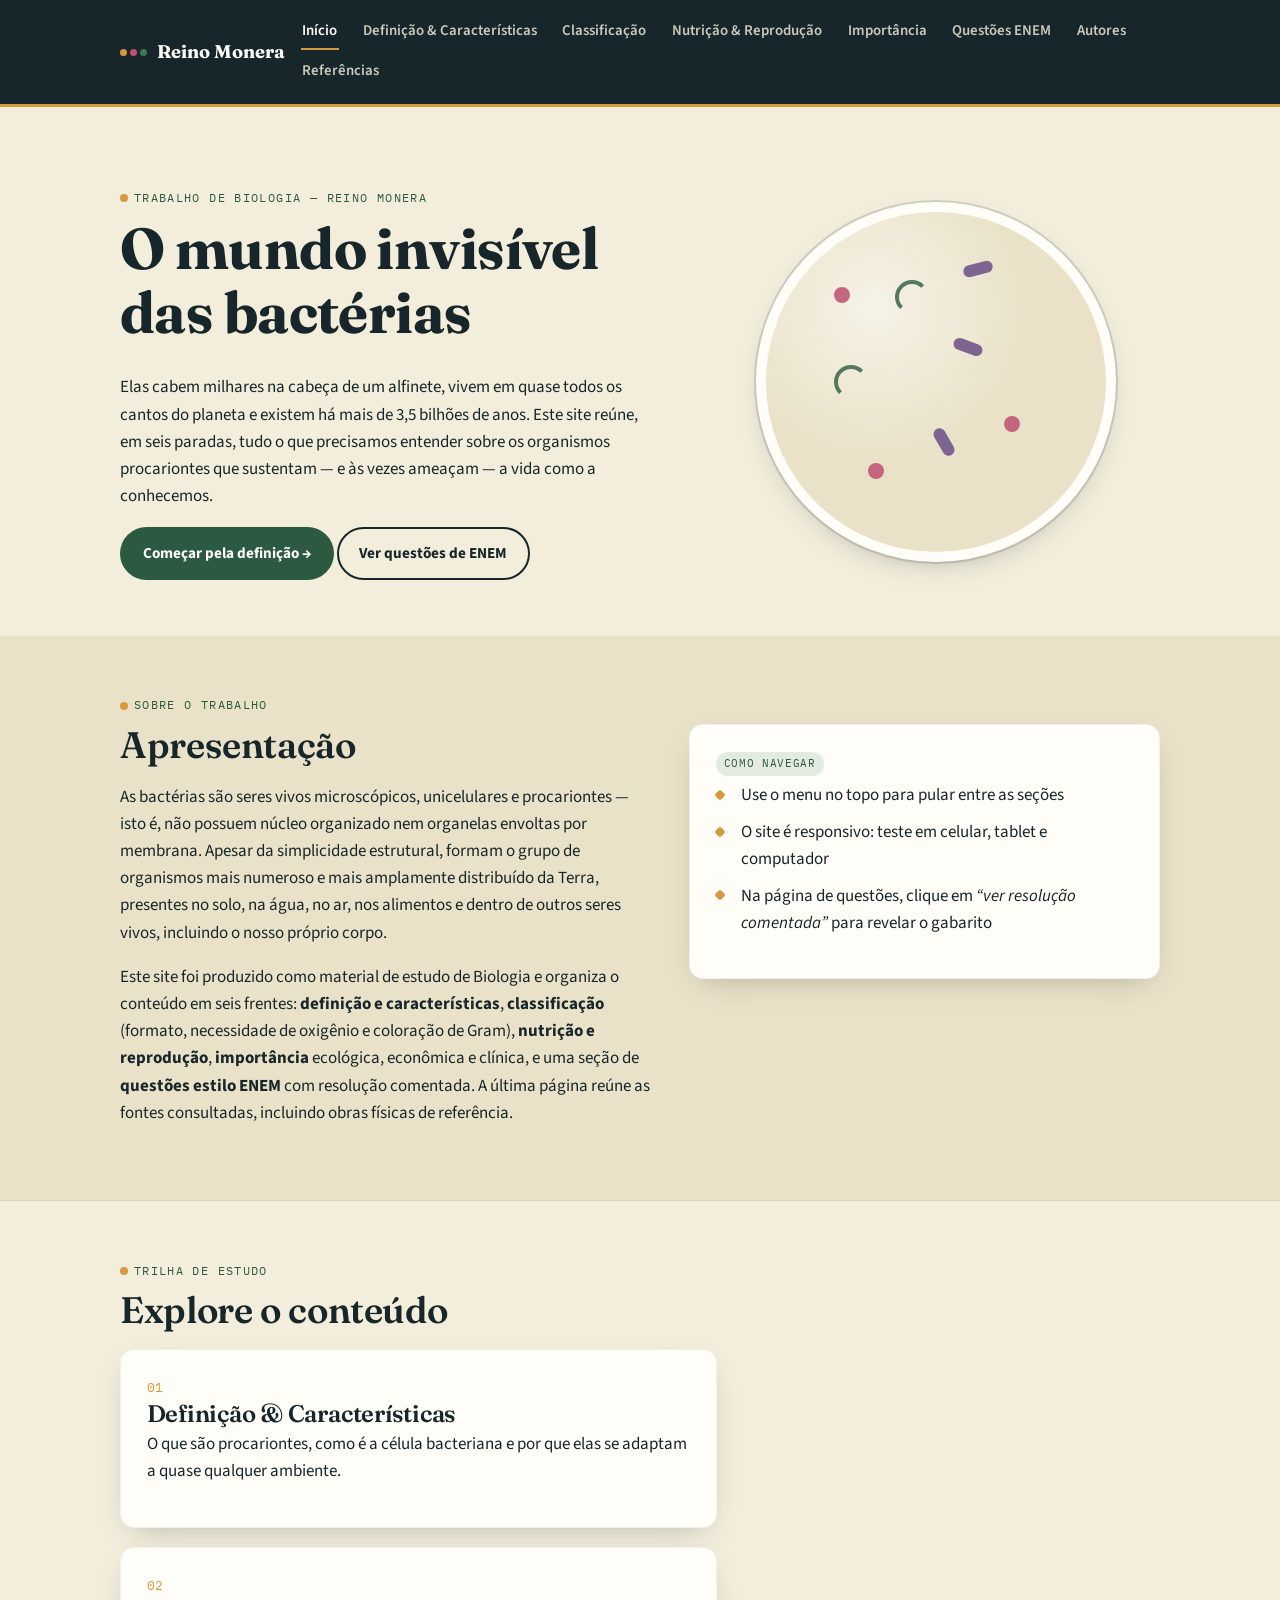
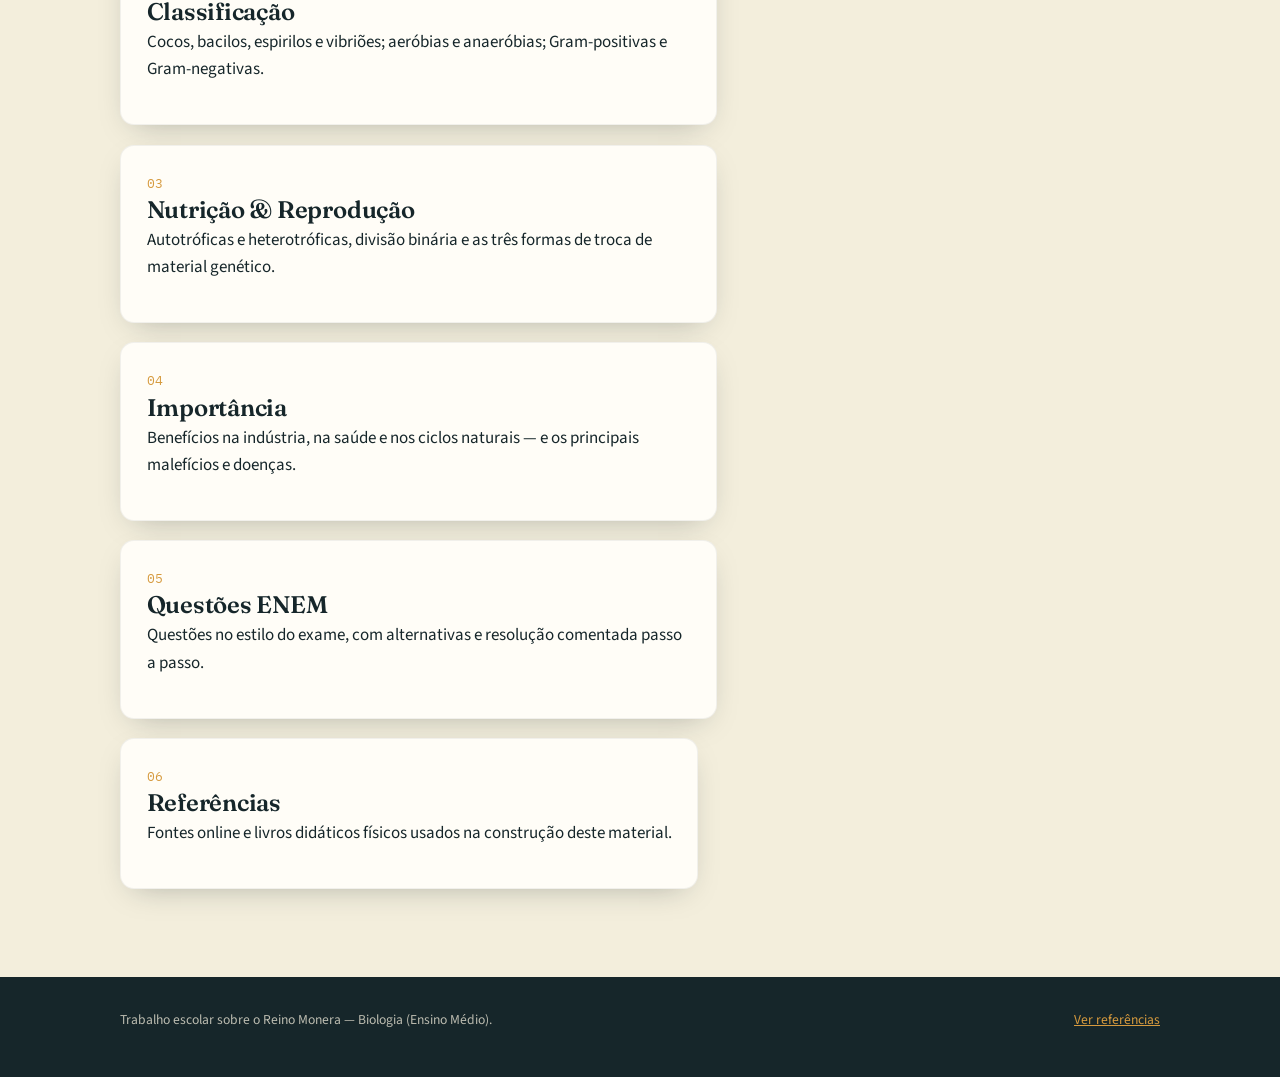
<file: index.html>
<!DOCTYPE html>
<html lang="pt-BR">

<head>
  <meta charset="UTF-8">
  <meta name="viewport" content="width=device-width, initial-scale=1.0">
  <title>Reino Monera — Bactérias | Trabalho de Biologia</title>
  <meta name="description"
    content="Site didático sobre bactérias: definição, características, classificação, nutrição, reprodução, importância e questões de ENEM comentadas.">
  <link rel="stylesheet" href="style.css">
</head>

<body>

  <header class="header">
    <div class="header-container">
      <a href="index.html" class="brand">
        <span class="dot-cluster"><span></span><span></span><span></span></span>
        Reino Monera
      </a>
      <nav class="nav" id="nav">
        <a href="index.html" class="active">Início</a>
        <a href="definicao.html">Definição &amp; Características</a>
        <a href="classificacao.html">Classificação</a>
        <a href="nutricao-reproducao.html">Nutrição &amp; Reprodução</a>
        <a href="importancia.html">Importância</a>
        <a href="questoes.html">Questões ENEM</a>
        <a href="autores.html">Autores</a>
        <a href="referencias.html">Referências</a>
      </nav>
      <button class="nav-toggle" id="navToggle" aria-label="Abrir menu">☰</button>
    </div>
  </header>

  <main>

    <section class="banner">
      <div class="container banner-container">
        <div class="banner-text">
          <p class="subtitle">Trabalho de Biologia — Reino Monera</p>
          <h1>O mundo invisível das bactérias</h1>
          <p class="intro-text">Elas cabem milhares na cabeça de um alfinete, vivem em quase todos os cantos do planeta e
            existem há mais de 3,5 bilhões de anos. Este site reúne, em seis paradas, tudo o que precisamos entender
            sobre os organismos procariontes que sustentam — e às vezes ameaçam — a vida como a conhecemos.</p>
          <div class="button-group">
            <a href="definicao.html" class="btn button-primary">Começar pela definição →</a>
            <a href="questoes.html" class="btn button-secondary">Ver questões de ENEM</a>
          </div>
        </div>
        <div class="banner-image" aria-hidden="true">
          <div class="petri">
            <div class="colony coco" style="top:22%; left:20%; animation-delay:.2s;"></div>
            <div class="colony coco" style="top:60%; left:70%; animation-delay:1.4s;"></div>
            <div class="colony coco" style="top:74%; left:30%; animation-delay:.8s;"></div>
            <div class="colony bacilo" style="top:38%; left:55%; animation-delay:.5s; transform:rotate(20deg);"></div>
            <div class="colony bacilo" style="top:15%; left:58%; animation-delay:2s; transform:rotate(-15deg);"></div>
            <div class="colony bacilo" style="top:66%; left:48%; animation-delay:1.1s; transform:rotate(60deg);"></div>
            <div class="colony espirilo" style="top:45%; left:20%; animation-delay:.3s;"></div>
            <div class="colony espirilo" style="top:20%; left:38%; animation-delay:1.7s;"></div>
          </div>
        </div>
      </div>
    </section>

    <section class="section section-alt">
      <div class="container">
        <p class="subtitle">Sobre o trabalho</p>
        <div class="flex-row">
          <div class="col">
            <h2>Apresentação</h2>
            <p>As bactérias são seres vivos microscópicos, unicelulares e procariontes — isto é, não possuem núcleo
              organizado nem organelas envoltas por membrana. Apesar da simplicidade estrutural, formam o grupo de
              organismos mais numeroso e mais amplamente distribuído da Terra, presentes no solo, na água, no ar, nos
              alimentos e dentro de outros seres vivos, incluindo o nosso próprio corpo.</p>
            <p>Este site foi produzido como material de estudo de Biologia e organiza o conteúdo em seis frentes:
              <strong>definição e características</strong>, <strong>classificação</strong> (formato, necessidade de
              oxigênio e coloração de Gram), <strong>nutrição e reprodução</strong>, <strong>importância</strong>
              ecológica, econômica e clínica, e uma seção de <strong>questões estilo ENEM</strong> com resolução
              comentada. A última página reúne as fontes consultadas, incluindo obras físicas de referência.</p>
          </div>
          <div class="col-narrow">
            <div class="card">
              <p class="pill pill-green">Como navegar</p>
              <ul class="lista-check">
                <li>Use o menu no topo para pular entre as seções</li>
                <li>O site é responsivo: teste em celular, tablet e computador</li>
                <li>Na página de questões, clique em <em>“ver resolução comentada”</em> para revelar o gabarito</li>
              </ul>
            </div>
          </div>
        </div>
      </div>
    </section>

    <section class="section">
      <div class="container">
        <p class="subtitle">Trilha de estudo</p>
        <h2>Explore o conteúdo</h2>
        <div class="card-grid cols-3">

          <a href="definicao.html" class="card-topico">
            <div class="card">
              <span class="num">01</span>
              <h3>Definição &amp; Características</h3>
              <p>O que são procariontes, como é a célula bacteriana e por que elas se adaptam a quase qualquer ambiente.
              </p>
            </div>
          </a>

          <a href="classificacao.html" class="card-topico">
            <div class="card">
              <span class="num">02</span>
              <h3>Classificação</h3>
              <p>Cocos, bacilos, espirilos e vibriões; aeróbias e anaeróbias; Gram-positivas e Gram-negativas.</p>
            </div>
          </a>

          <a href="nutricao-reproducao.html" class="card-topico">
            <div class="card">
              <span class="num">03</span>
              <h3>Nutrição &amp; Reprodução</h3>
              <p>Autotróficas e heterotróficas, divisão binária e as três formas de troca de material genético.</p>
            </div>
          </a>

          <a href="importancia.html" class="card-topico">
            <div class="card">
              <span class="num">04</span>
              <h3>Importância</h3>
              <p>Benefícios na indústria, na saúde e nos ciclos naturais — e os principais malefícios e doenças.</p>
            </div>
          </a>

          <a href="questoes.html" class="card-topico">
            <div class="card">
              <span class="num">05</span>
              <h3>Questões ENEM</h3>
              <p>Questões no estilo do exame, com alternativas e resolução comentada passo a passo.</p>
            </div>
          </a>

          <a href="referencias.html" class="card-topico">
            <div class="card">
              <span class="num">06</span>
              <h3>Referências</h3>
              <p>Fontes online e livros didáticos físicos usados na construção deste material.</p>
            </div>
          </a>

        </div>
      </div>
    </section>

  </main>

  <footer class="footer">
    <div class="container">
      <p>Trabalho escolar sobre o Reino Monera — Biologia (Ensino Médio).</p>
      <p><a href="referencias.html">Ver referências</a></p>
    </div>
  </footer>
</body>

</html>
</file>
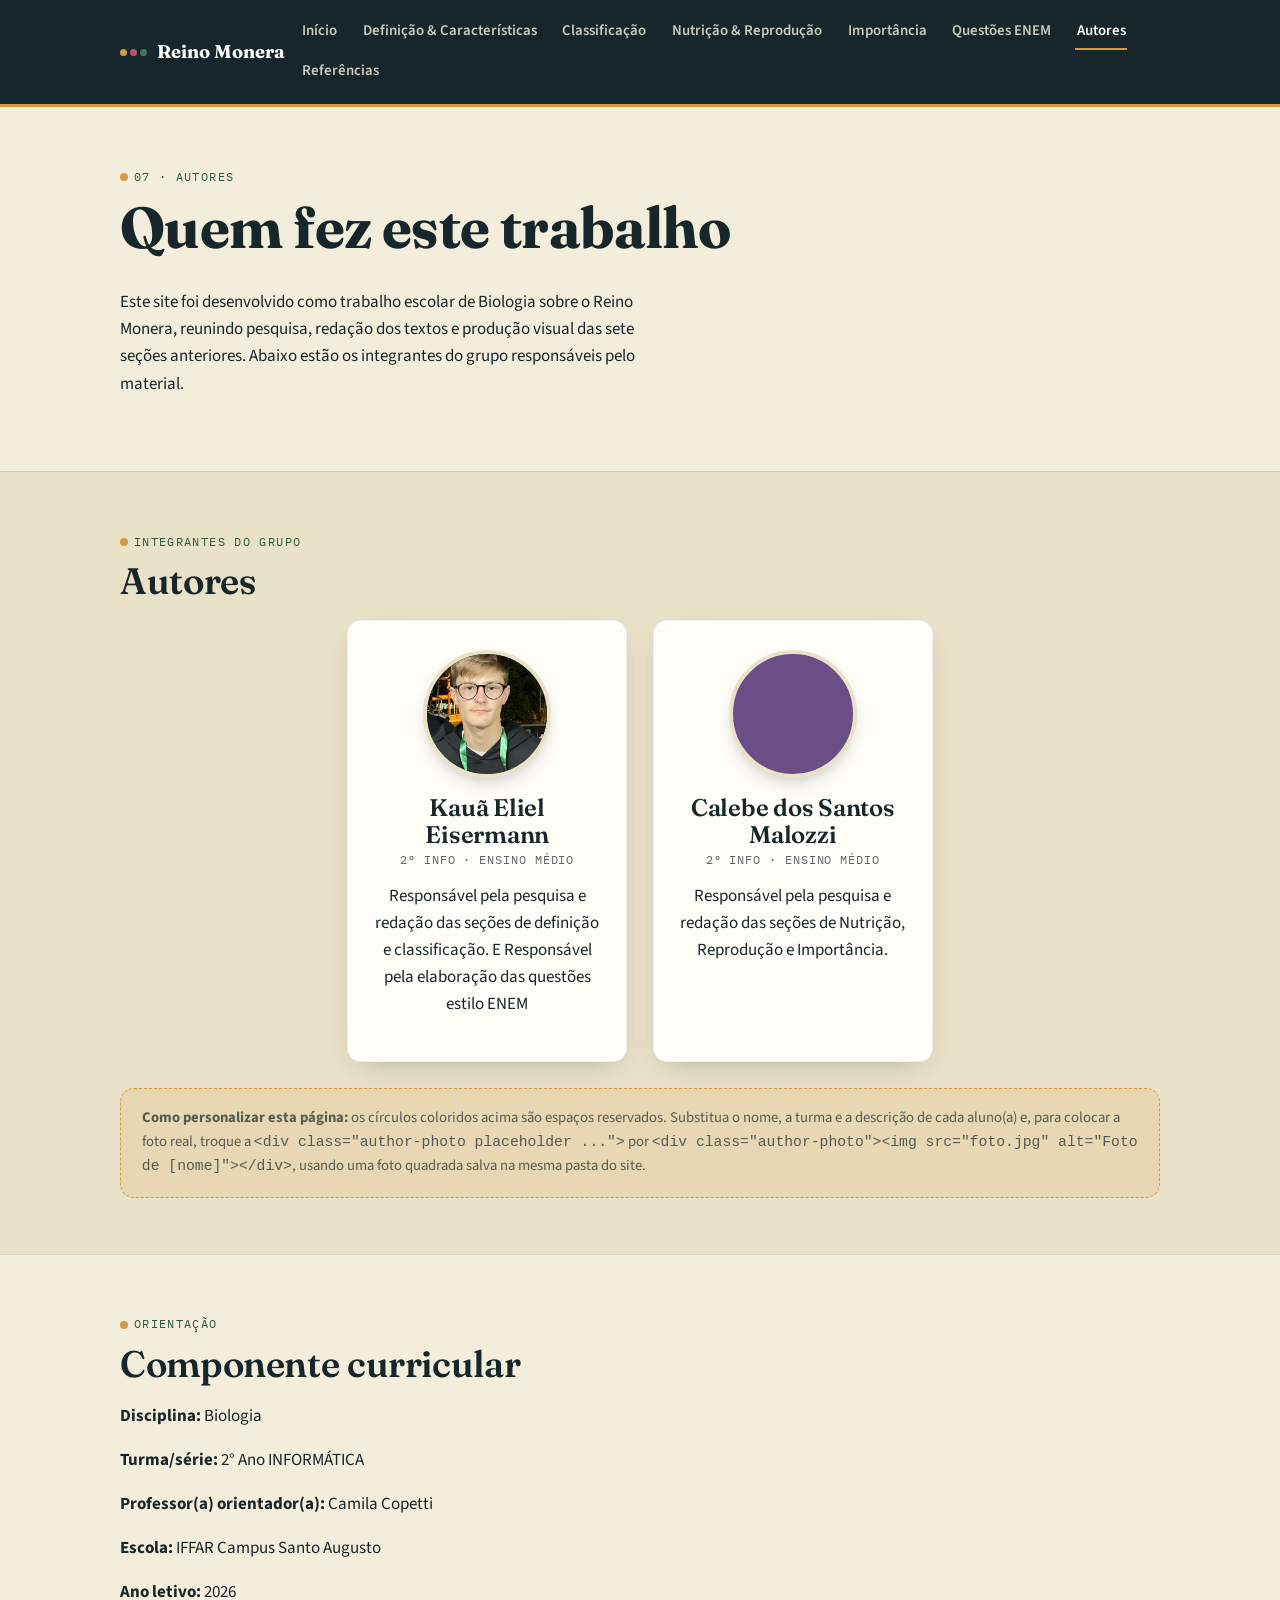
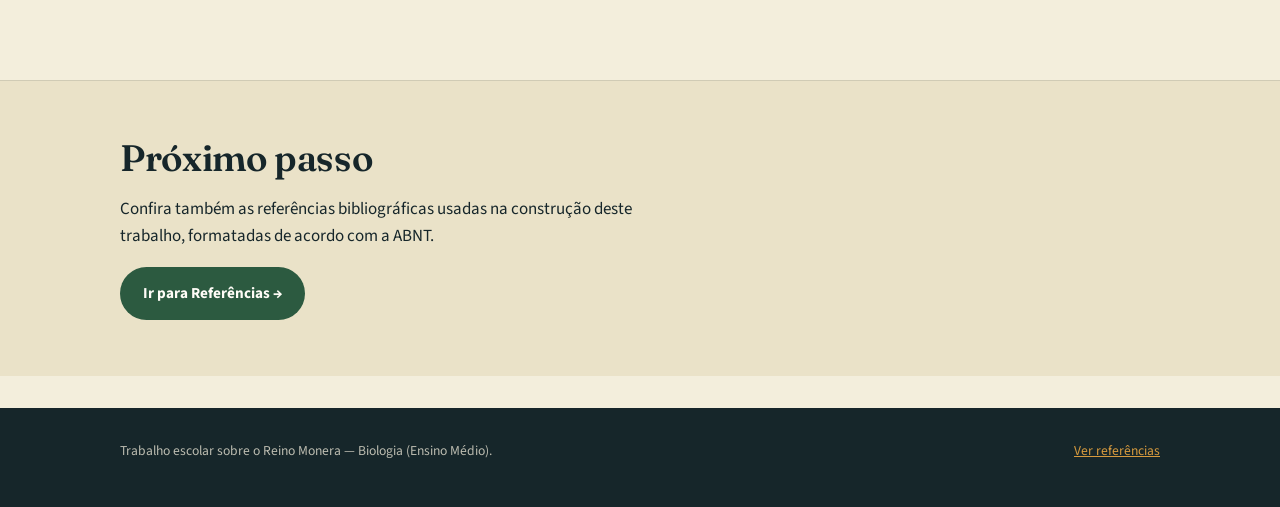
<file: autores.html>
<!DOCTYPE html>
<html lang="pt-BR">

<head>
  <meta charset="UTF-8">
  <meta name="viewport" content="width=device-width, initial-scale=1.0">
  <title>Autores | Reino Monera</title>
  <meta name="description"
    content="Autores do trabalho escolar sobre o Reino Monera — Biologia, Ensino Médio.">
  <link rel="stylesheet" href="style.css">
</head>

<body>

  <header class="header">
    <div class="header-container">
      <a href="index.html" class="brand">
        <span class="dot-cluster"><span></span><span></span><span></span></span>
        Reino Monera
      </a>
      <nav class="nav" id="nav">
        <a href="index.html">Início</a>
        <a href="definicao.html">Definição &amp; Características</a>
        <a href="classificacao.html">Classificação</a>
        <a href="nutricao-reproducao.html">Nutrição &amp; Reprodução</a>
        <a href="importancia.html">Importância</a>
        <a href="questoes.html">Questões ENEM</a>
        <a href="autores.html" class="active">Autores</a>
        <a href="referencias.html">Referências</a>
      </nav>
      <button class="nav-toggle" id="navToggle" aria-label="Abrir menu">☰</button>
    </div>
  </header>

  <main>

    <section class="section">
      <div class="container">
        <p class="subtitle">07 · Autores</p>
        <h1>Quem fez este trabalho</h1>
        <p class="intro-text">Este site foi desenvolvido como trabalho escolar de Biologia sobre o Reino Monera,
          reunindo pesquisa, redação dos textos e produção visual das sete seções anteriores. Abaixo estão os
          integrantes do grupo responsáveis pelo material.</p>
      </div>
    </section>

    <section class="section section-alt">
      <div class="container">
        <p class="subtitle">Integrantes do grupo</p>
        <h2>Autores</h2>

        <div class="authors-grid">

          <div class="author-card">
            <div class="author-photo placeholder p1"><img src="img/minha foto 2.jpeg" alt=""></div>
            <h3>Kauã Eliel Eisermann</h3>
            <p class="author-role">2° INFO · Ensino Médio</p>
            <p>Responsável pela pesquisa e redação das seções de definição e classificação. E
            Responsável pela elaboração das questões estilo ENEM
            </p>
          </div>

          <div class="author-card">
            <div class="author-photo placeholder p2"></div>
            <h3>Calebe dos Santos Malozzi</h3>
            <p class="author-role">2° INFO · Ensino Médio</p>
            <p>Responsável pela pesquisa e redação das seções de Nutrição, Reprodução e Importância.</p>
          </div>

        </div>

        <div class="author-note" style="margin-top:1.6rem;">
          <strong>Como personalizar esta página:</strong> os círculos coloridos acima são espaços reservados. Substitua
          o nome, a turma e a descrição de cada aluno(a) e, para colocar a foto real, troque a
          <code>&lt;div class="author-photo placeholder ..."&gt;</code> por
          <code>&lt;div class="author-photo"&gt;&lt;img src="foto.jpg" alt="Foto de [nome]"&gt;&lt;/div&gt;</code>,
          usando uma foto quadrada salva na mesma pasta do site.
        </div>
      </div>
    </section>

    <section class="section">
      <div class="container">
        <p class="subtitle">Orientação</p>
        <h2>Componente curricular</h2>
        <div class="flex-row center">
          <div class="col">
            <p><strong>Disciplina:</strong> Biologia</p>
            <p><strong>Turma/série:</strong> 2° Ano INFORMÁTICA</p>
            <p><strong>Professor(a) orientador(a):</strong> Camila Copetti</p>
            <p><strong>Escola:</strong> IFFAR Campus Santo Augusto</p>
            <p><strong>Ano letivo:</strong> 2026</p>
          </div>
        </div>
      </div>
    </section>

    <section class="section section-alt">
      <div class="container">
        <div class="flex-row center">
          <div class="col">
            <h2>Próximo passo</h2>
            <p>Confira também as referências bibliográficas usadas na construção deste trabalho, formatadas de acordo
              com a ABNT.</p>
            <a href="referencias.html" class="btn btn-primary">Ir para Referências →</a>
          </div>
        </div>
      </div>
    </section>

  </main>

  <footer class="footer">
    <div class="container">
      <p>Trabalho escolar sobre o Reino Monera — Biologia (Ensino Médio).</p>
      <p><a href="referencias.html">Ver referências</a></p>
    </div>
  </footer>

</body>

</html>
</file>
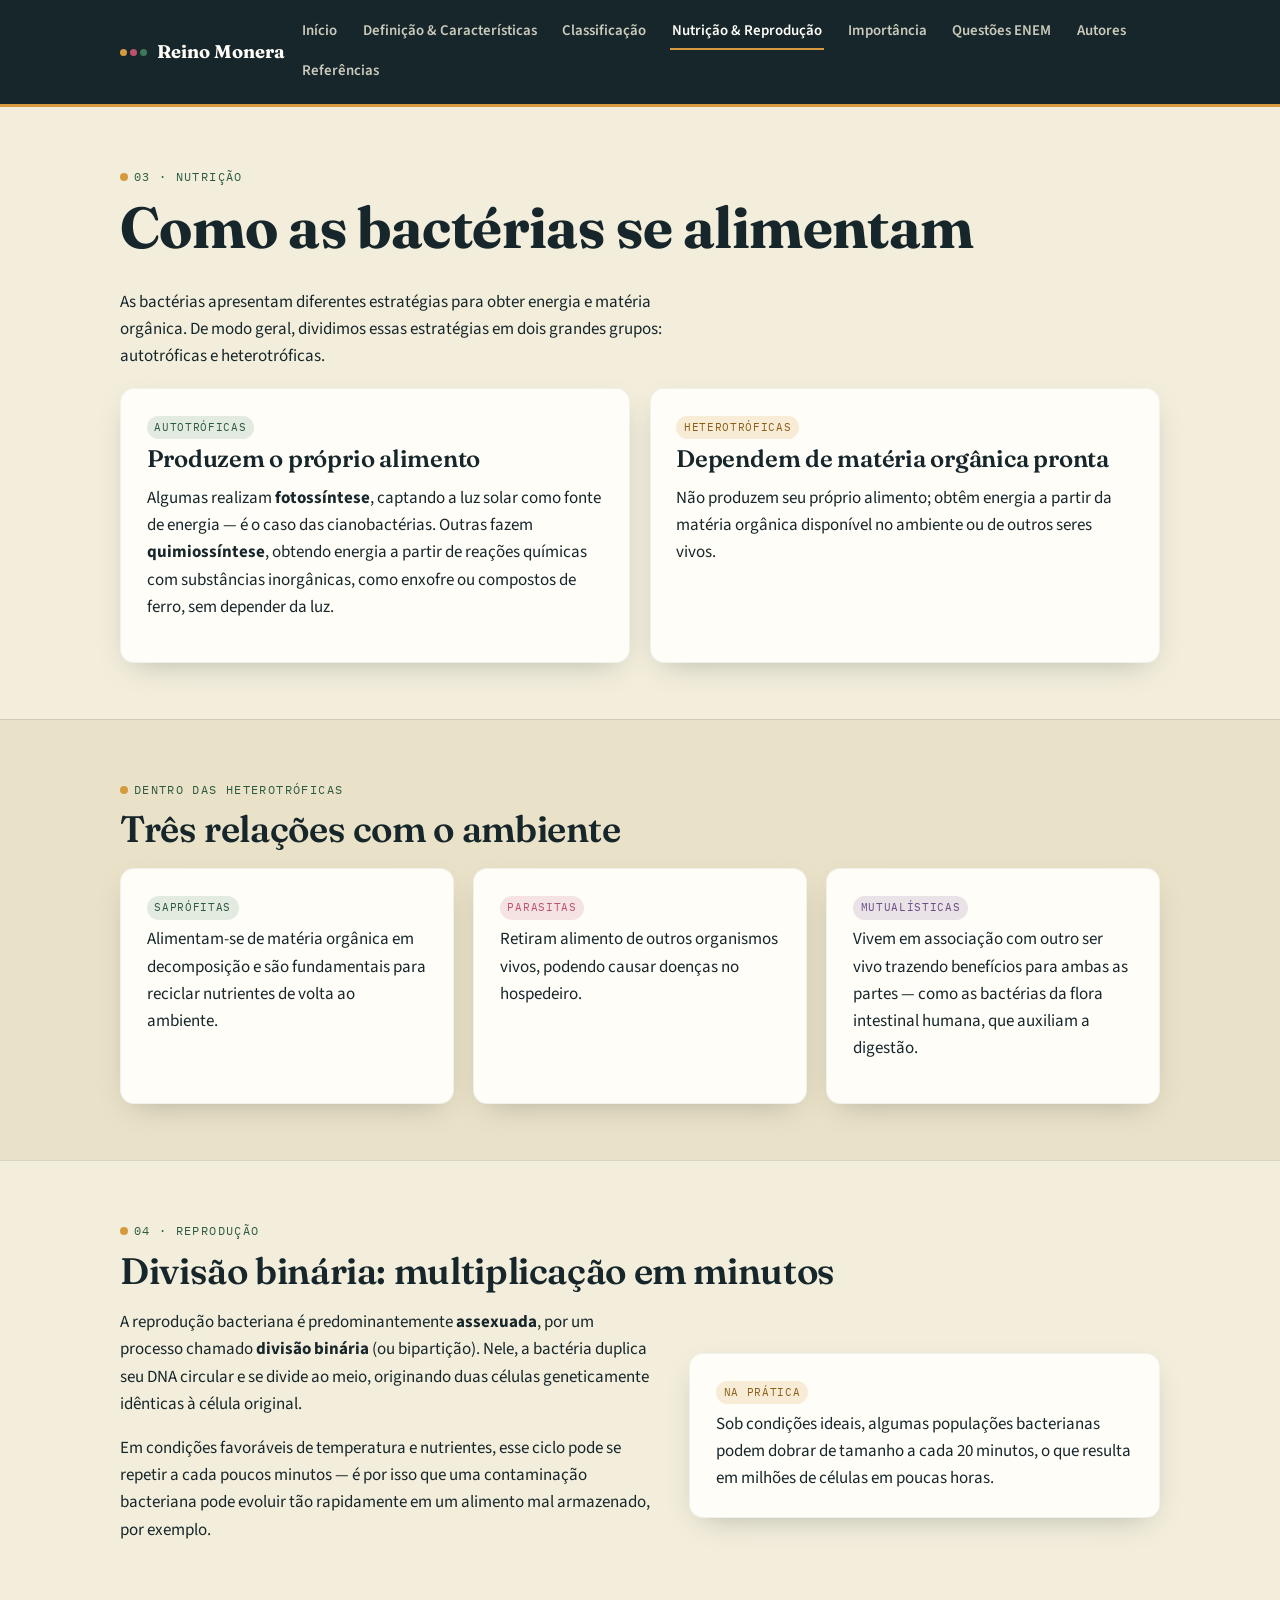
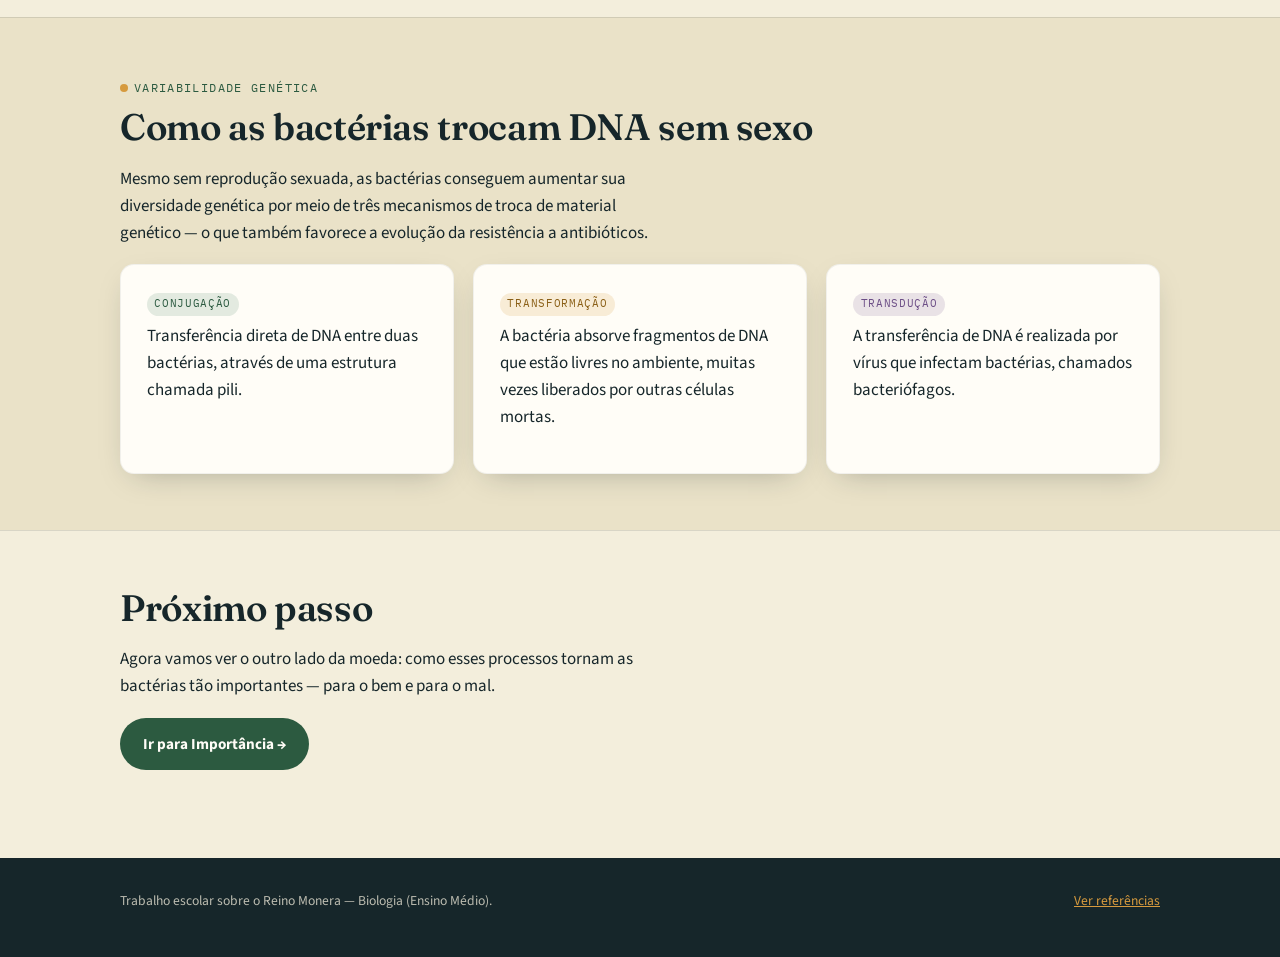
<file: nutricao-reproducao.html>
<!DOCTYPE html>
<html lang="pt-BR">

<head>
  <meta charset="UTF-8">
  <meta name="viewport" content="width=device-width, initial-scale=1.0">
  <title>Nutrição e Reprodução | Reino Monera</title>
  <meta name="description"
    content="Formas de nutrição bacteriana (autotrófica e heterotrófica) e reprodução por divisão binária.">
  <link rel="stylesheet" href="style.css">
</head>

<body>

  <header class="header">
    <div class="header-container">
      <a href="index.html" class="brand">
        <span class="dot-cluster"><span></span><span></span><span></span></span>
        Reino Monera
      </a>
      <nav class="nav" id="nav">
        <a href="index.html">Início</a>
        <a href="definicao.html">Definição &amp; Características</a>
        <a href="classificacao.html">Classificação</a>
        <a href="nutricao-reproducao.html" class="active">Nutrição &amp; Reprodução</a>
        <a href="importancia.html">Importância</a>
        <a href="questoes.html">Questões ENEM</a>
        <a href="autores.html">Autores</a>
        <a href="referencias.html">Referências</a>
      </nav>
      <button class="nav-toggle" id="navToggle" aria-label="Abrir menu">☰</button>
    </div>
  </header>

  <main>

    <section class="section">
      <div class="container">
        <p class="subtitle">03 · Nutrição</p>
        <h1>Como as bactérias se alimentam</h1>
        <p class="intro-text">As bactérias apresentam diferentes estratégias para obter energia e matéria orgânica. De modo
          geral, dividimos essas estratégias em dois grandes grupos: autotróficas e heterotróficas.</p>

        <div class="grid-cards cols-2">
          <div class="card">
            <p class="pill pill-green">Autotróficas</p>
            <h3>Produzem o próprio alimento</h3>
            <p>Algumas realizam <strong>fotossíntese</strong>, captando a luz solar como fonte de energia — é o caso das
              cianobactérias. Outras fazem <strong>quimiossíntese</strong>, obtendo energia a partir de reações químicas
              com substâncias inorgânicas, como enxofre ou compostos de ferro, sem depender da luz.</p>
          </div>
          <div class="card">
            <p class="pill pill-amber">Heterotróficas</p>
            <h3>Dependem de matéria orgânica pronta</h3>
            <p>Não produzem seu próprio alimento; obtêm energia a partir da matéria orgânica disponível no ambiente ou
              de outros seres vivos.</p>
          </div>
        </div>
      </div>
    </section>

    <section class="section section-alt">
      <div class="container">
        <p class="subtitle">Dentro das heterotróficas</p>
        <h2>Três relações com o ambiente</h2>
        <div class="grid-cards cols-3">
          <div class="card">
            <p class="pill pill-green">Saprófitas</p>
            <p>Alimentam-se de matéria orgânica em decomposição e são fundamentais para reciclar nutrientes de volta ao
              ambiente.</p>
          </div>
          <div class="card">
            <p class="pill pill-pink">Parasitas</p>
            <p>Retiram alimento de outros organismos vivos, podendo causar doenças no hospedeiro.</p>
          </div>
          <div class="card">
            <p class="pill pill-violet">Mutualísticas</p>
            <p>Vivem em associação com outro ser vivo trazendo benefícios para ambas as partes — como as bactérias da
              flora intestinal humana, que auxiliam a digestão.</p>
          </div>
        </div>
      </div>
    </section>

    <section class="section">
      <div class="container">
        <p class="subtitle">04 · Reprodução</p>
        <h2>Divisão binária: multiplicação em minutos</h2>
        <div class="flex-row center">
          <div class="col">
            <p>A reprodução bacteriana é predominantemente <strong>assexuada</strong>, por um processo chamado
              <strong>divisão binária</strong> (ou bipartição). Nele, a bactéria duplica seu DNA circular e se divide ao
              meio, originando duas células geneticamente idênticas à célula original.
            </p>
            <p>Em condições favoráveis de temperatura e nutrientes, esse ciclo pode se repetir a cada poucos minutos — é
              por isso que uma contaminação bacteriana pode evoluir tão rapidamente em um alimento mal armazenado, por
              exemplo.</p>
          </div>
          <div class="col-narrow">
            <div class="card">
              <p class="pill pill-amber">Na prática</p>
              <p style="margin:0;">Sob condições ideais, algumas populações bacterianas podem dobrar de tamanho a cada
                20 minutos, o que resulta em milhões de células em poucas horas.</p>
            </div>
          </div>
        </div>
      </div>
    </section>

    <section class="section section-alt">
      <div class="container">
        <p class="subtitle">Variabilidade genética</p>
        <h2>Como as bactérias trocam DNA sem sexo</h2>
        <p>Mesmo sem reprodução sexuada, as bactérias conseguem aumentar sua diversidade genética por meio de três
          mecanismos de troca de material genético — o que também favorece a evolução da resistência a antibióticos.</p>
        <div class="grid-cards cols-3">
          <div class="card">
            <p class="pill pill-green">Conjugação</p>
            <p>Transferência direta de DNA entre duas bactérias, através de uma estrutura chamada pili.</p>
          </div>
          <div class="card">
            <p class="pill pill-amber">Transformação</p>
            <p>A bactéria absorve fragmentos de DNA que estão livres no ambiente, muitas vezes liberados por outras
              células mortas.</p>
          </div>
          <div class="card">
            <p class="pill pill-violet">Transdução</p>
            <p>A transferência de DNA é realizada por vírus que infectam bactérias, chamados bacteriófagos.</p>
          </div>
        </div>
      </div>
    </section>

    <section class="section">
      <div class="container">
        <div class="flex-row center">
          <div class="col">
            <h2>Próximo passo</h2>
            <p>Agora vamos ver o outro lado da moeda: como esses processos tornam as bactérias tão importantes — para o
              bem e para o mal.</p>
            <a href="importancia.html" class="btn btn-primary">Ir para Importância →</a>
          </div>
        </div>
      </div>
    </section>

  </main>

  <footer class="footer">
    <div class="container">
      <p>Trabalho escolar sobre o Reino Monera — Biologia (Ensino Médio).</p>
      <p><a href="referencias.html">Ver referências</a></p>
    </div>
  </footer>

</body>

</html>
</file>
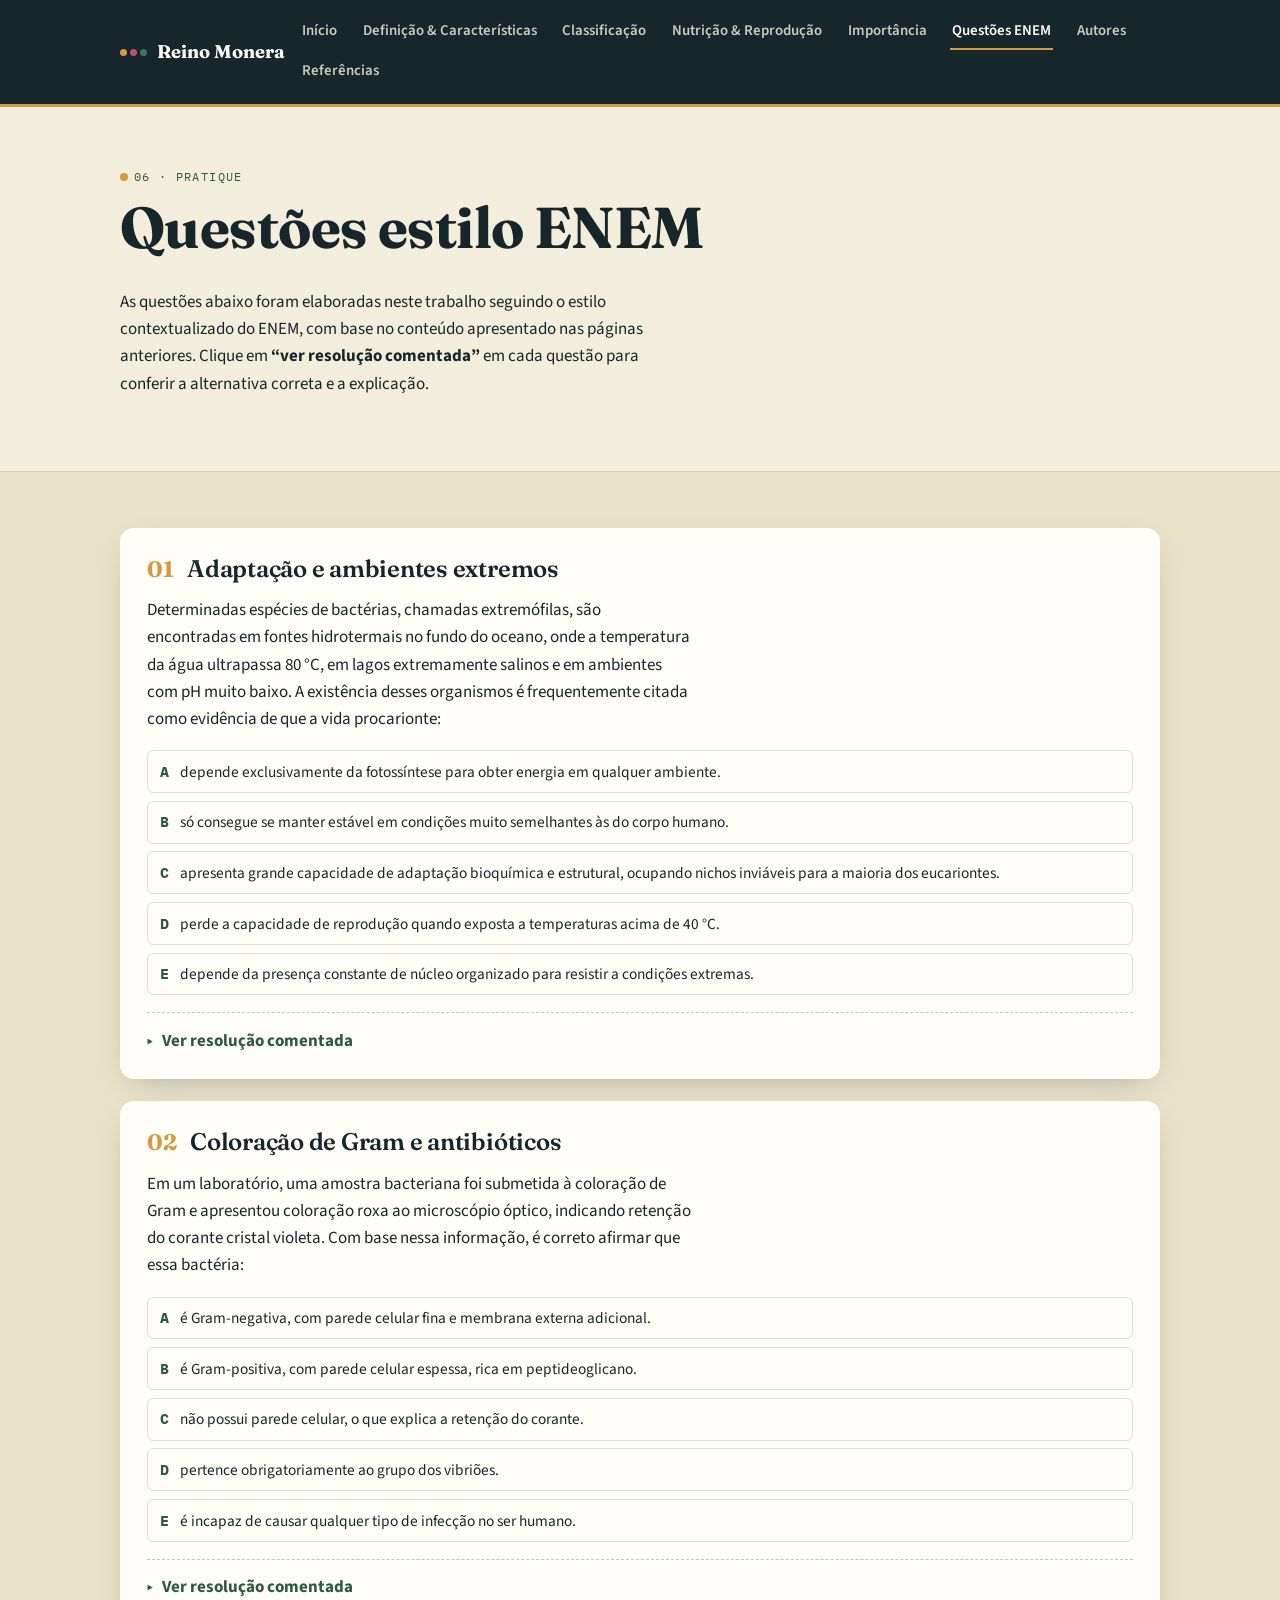
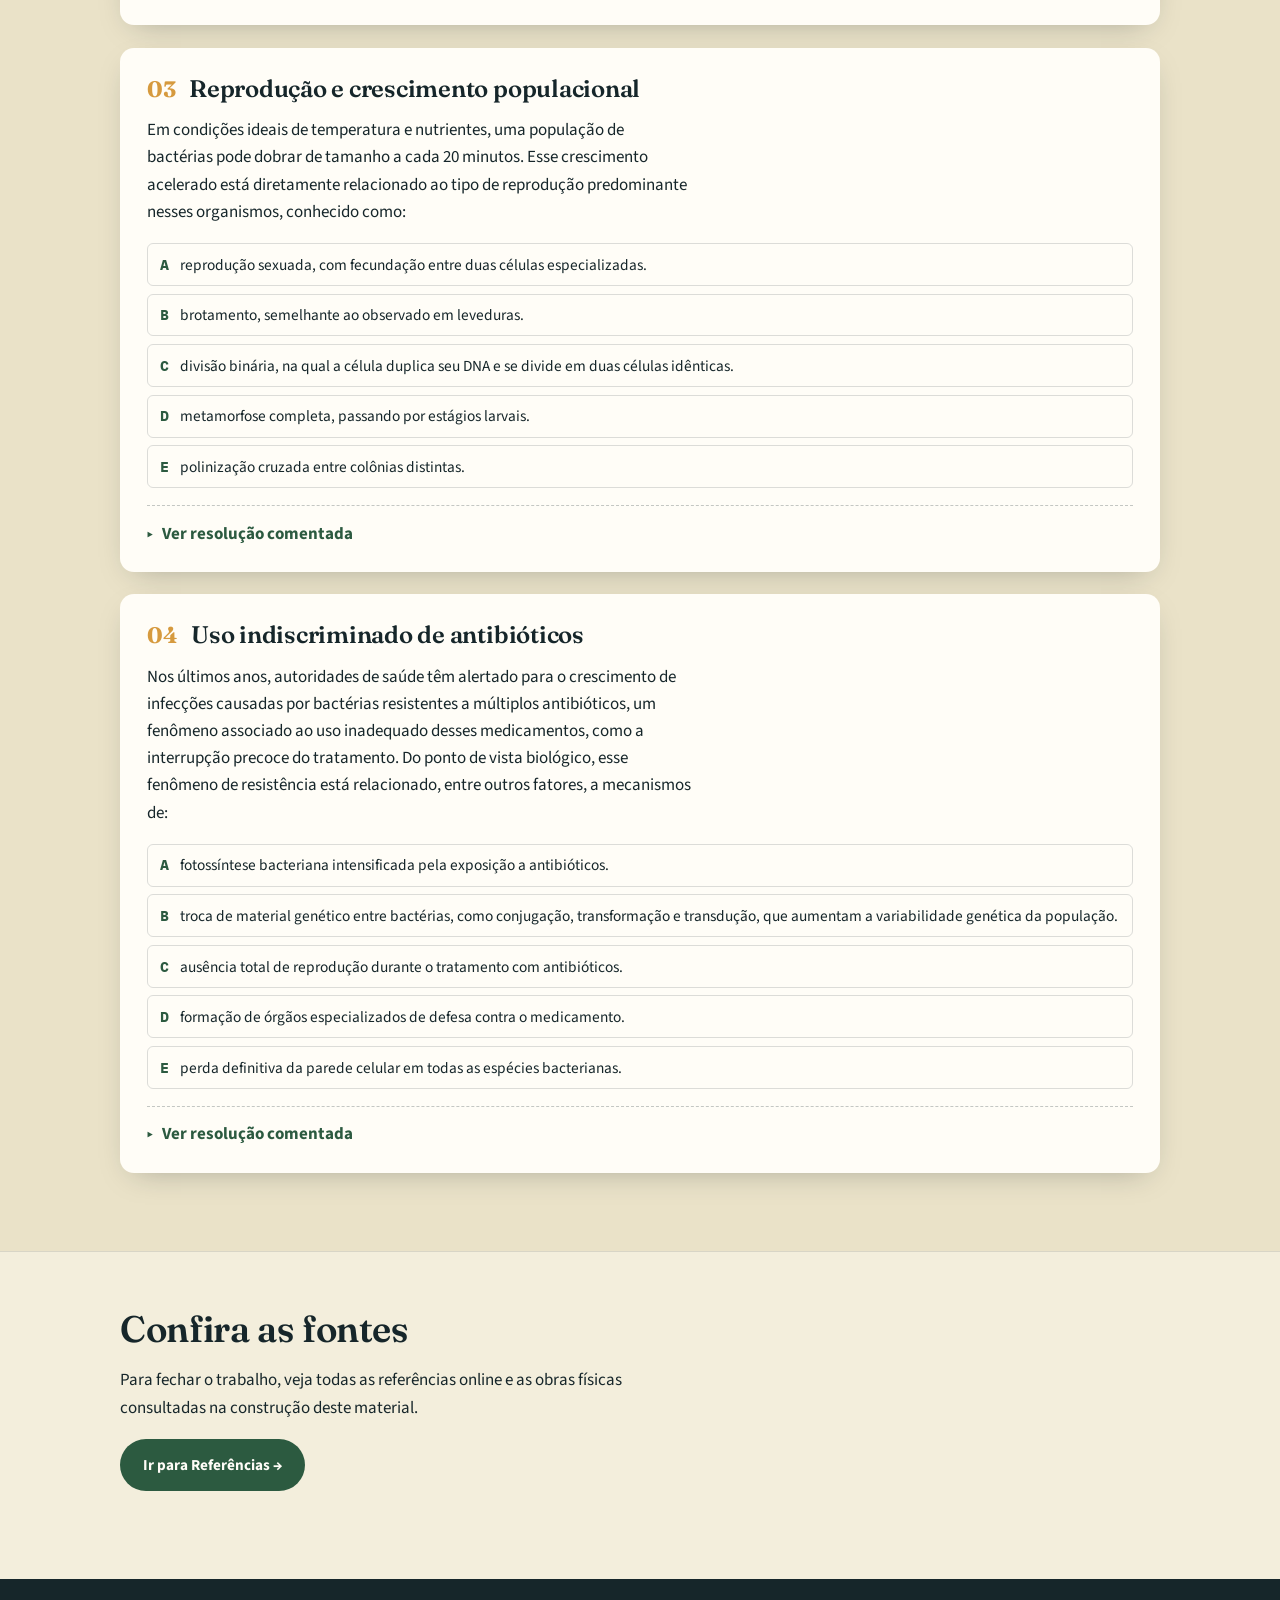
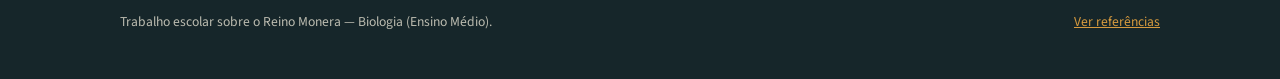
<file: questoes.html>
<!DOCTYPE html>
<html lang="pt-BR">

<head>
  <meta charset="UTF-8">
  <meta name="viewport" content="width=device-width, initial-scale=1.0">
  <title>Questões estilo ENEM | Reino Monera</title>
  <meta name="description" content="Questões inéditas no estilo do ENEM sobre bactérias, com resolução comentada.">
  <link rel="stylesheet" href="style.css">
</head>

<body>

  <header class="header">
    <div class="header-inner">
      <a href="index.html" class="brand">
        <span class="dot-cluster"><span></span><span></span><span></span></span>
        Reino Monera
      </a>
      <nav class="nav" id="nav">
        <a href="index.html">Início</a>
        <a href="definicao.html">Definição &amp; Características</a>
        <a href="classificacao.html">Classificação</a>
        <a href="nutricao-reproducao.html">Nutrição &amp; Reprodução</a>
        <a href="importancia.html">Importância</a>
        <a href="questoes.html" class="active">Questões ENEM</a>
        <a href="autores.html">Autores</a>
        <a href="referencias.html">Referências</a>
      </nav>
      <button class="nav-toggle" id="navToggle" aria-label="Abrir menu">☰</button>
    </div>
  </header>

  <main>

    <section class="section">
      <div class="container">
        <p class="subtitle">06 · Pratique</p>
        <h1>Questões estilo ENEM</h1>
        <p class="intro-text">As questões abaixo foram elaboradas neste trabalho seguindo o estilo contextualizado do ENEM,
          com base no conteúdo apresentado nas páginas anteriores. Clique em <strong>“ver resolução comentada”</strong>
          em cada questão para conferir a alternativa correta e a explicação.</p>
      </div>
    </section>

    <section class="section section-alt">
      <div class="container">

        <div class="question">
          <div class="question-header"><span class="question-number">01</span>
            <h3 style="margin:0;">Adaptação e ambientes extremos</h3>
          </div>
          <p>Determinadas espécies de bactérias, chamadas extremófilas, são encontradas em fontes hidrotermais no fundo
            do oceano, onde a temperatura da água ultrapassa 80 °C, em lagos extremamente salinos e em ambientes com pH
            muito baixo. A existência desses organismos é frequentemente citada como evidência de que a vida
            procarionte:</p>
          <ul class="question-options">
            <li><b>A</b> depende exclusivamente da fotossíntese para obter energia em qualquer ambiente.</li>
            <li><b>B</b> só consegue se manter estável em condições muito semelhantes às do corpo humano.</li>
            <li><b>C</b> apresenta grande capacidade de adaptação bioquímica e estrutural, ocupando nichos inviáveis
              para a maioria dos eucariontes.</li>
            <li><b>D</b> perde a capacidade de reprodução quando exposta a temperaturas acima de 40 °C.</li>
            <li><b>E</b> depende da presença constante de núcleo organizado para resistir a condições extremas.</li>
          </ul>
          <details class="answer">
            <summary>Ver resolução comentada</summary>
            <div class="answer-content">
              <span class="answer-key">Gabarito: C</span>
              <p>As bactérias extremófilas sobrevivem em condições de temperatura, salinidade e pH que seriam letais
                para a maioria dos seres eucariontes. Isso é possível graças a adaptações bioquímicas em suas membranas,
                proteínas e enzimas, e não à fotossíntese (eliminando A, já que muitas espécies extremófilas são
                quimiossintetizantes ou heterotróficas). As alternativas B e D contradizem o próprio enunciado. A
                alternativa E está incorreta porque bactérias são procariontes e não possuem núcleo organizado — é
                justamente por isso que a questão testa a compreensão de que a ausência de núcleo não limita sua
                capacidade adaptativa.</p>
            </div>
          </details>
        </div>

        <div class="question">
          <div class="question-header"><span class="question-number">02</span>
            <h3 style="margin:0;">Coloração de Gram e antibióticos</h3>
          </div>
          <p>Em um laboratório, uma amostra bacteriana foi submetida à coloração de Gram e apresentou coloração roxa ao
            microscópio óptico, indicando retenção do corante cristal violeta. Com base nessa informação, é correto
            afirmar que essa bactéria:</p>
          <ul class="question-options">
            <li><b>A</b> é Gram-negativa, com parede celular fina e membrana externa adicional.</li>
            <li><b>B</b> é Gram-positiva, com parede celular espessa, rica em peptideoglicano.</li>
            <li><b>C</b> não possui parede celular, o que explica a retenção do corante.</li>
            <li><b>D</b> pertence obrigatoriamente ao grupo dos vibriões.</li>
            <li><b>E</b> é incapaz de causar qualquer tipo de infecção no ser humano.</li>
          </ul>
          <details class="answer">
            <summary>Ver resolução comentada</summary>
            <div class="answer-content">
              <span class="answer-key">Gabarito: B</span>
              <p>A retenção do cristal violeta, resultando em coloração roxa, é característica das bactérias
                Gram-positivas, cuja parede celular espessa de peptideoglicano aprisiona o corante. As Gram-negativas,
                ao contrário, perdem o cristal violeta durante a lavagem com álcool e são recoradas pela safranina,
                aparecendo rosadas (o que eliminaria a alternativa A). A alternativa C é falsa, pois toda bactéria
                possui parede celular — a diferença está na espessura e composição dela. A alternativa D confunde
                classificação por parede celular com classificação por formato, que são critérios independentes. A
                alternativa E é falsa: tanto bactérias Gram-positivas quanto Gram-negativas podem ser patogênicas.</p>
            </div>
          </details>
        </div>

        <div class="question">
          <div class="question-header"><span class="question-number">03</span>
            <h3 style="margin:0;">Reprodução e crescimento populacional</h3>
          </div>
          <p>Em condições ideais de temperatura e nutrientes, uma população de bactérias pode dobrar de tamanho a cada
            20 minutos. Esse crescimento acelerado está diretamente relacionado ao tipo de reprodução predominante
            nesses organismos, conhecido como:</p>
          <ul class="question-options">
            <li><b>A</b> reprodução sexuada, com fecundação entre duas células especializadas.</li>
            <li><b>B</b> brotamento, semelhante ao observado em leveduras.</li>
            <li><b>C</b> divisão binária, na qual a célula duplica seu DNA e se divide em duas células idênticas.</li>
            <li><b>D</b> metamorfose completa, passando por estágios larvais.</li>
            <li><b>E</b> polinização cruzada entre colônias distintas.</li>
          </ul>
          <details class="answer">
            <summary>Ver resolução comentada</summary>
            <div class="answer-content">
              <span class="answer-key">Gabarito: C</span>
              <p>A reprodução predominante nas bactérias é assexuada, por divisão binária (bipartição): o DNA circular é
                duplicado e a célula se divide ao meio, originando duas células-filhas geneticamente idênticas à célula
                original. Esse processo é rápido, o que explica o crescimento populacional acelerado descrito no
                enunciado. As demais alternativas descrevem processos de outros grupos de seres vivos: reprodução
                sexuada com fecundação é típica de eucariontes com estruturas reprodutivas especializadas; brotamento é
                comum em leveduras (fungos); metamorfose ocorre em insetos e anfíbios; e polinização é um processo
                exclusivo de plantas com flores.</p>
            </div>
          </details>
        </div>

        <div class="question">
          <div class="question-header"><span class="question-number">04</span>
            <h3 style="margin:0;">Uso indiscriminado de antibióticos</h3>
          </div>
          <p>Nos últimos anos, autoridades de saúde têm alertado para o crescimento de infecções causadas por bactérias
            resistentes a múltiplos antibióticos, um fenômeno associado ao uso inadequado desses medicamentos, como a
            interrupção precoce do tratamento. Do ponto de vista biológico, esse fenômeno de resistência está
            relacionado, entre outros fatores, a mecanismos de:</p>
          <ul class="question-options">
            <li><b>A</b> fotossíntese bacteriana intensificada pela exposição a antibióticos.</li>
            <li><b>B</b> troca de material genético entre bactérias, como conjugação, transformação e transdução, que
              aumentam a variabilidade genética da população.</li>
            <li><b>C</b> ausência total de reprodução durante o tratamento com antibióticos.</li>
            <li><b>D</b> formação de órgãos especializados de defesa contra o medicamento.</li>
            <li><b>E</b> perda definitiva da parede celular em todas as espécies bacterianas.</li>
          </ul>
          <details class="answer">
            <summary>Ver resolução comentada</summary>
            <div class="answer-content">
              <span class="answer-key">Gabarito: B</span>
              <p>Mesmo se reproduzindo de forma assexuada, as bactérias aumentam sua variabilidade genética por meio de
                conjugação, transformação e transdução. Quando uma mutação ou um gene adquirido por um desses mecanismos
                confere resistência a um antibiótico, o uso inadequado do medicamento — como a interrupção precoce do
                tratamento — cria uma pressão seletiva: as bactérias sensíveis morrem, enquanto as resistentes
                sobrevivem e se multiplicam rapidamente por divisão binária, espalhando a resistência pela população. As
                demais alternativas descrevem processos que não correspondem à biologia bacteriana ou ao fenômeno da
                resistência.</p>
            </div>
          </details>
        </div>

      </div>
    </section>

    <section class="section">
      <div class="container">
        <div class="flex-row center">
          <div class="col">
            <h2>Confira as fontes</h2>
            <p>Para fechar o trabalho, veja todas as referências online e as obras físicas consultadas na construção
              deste material.</p>
            <a href="referencias.html" class="btn button-primary">Ir para Referências →</a>
          </div>
        </div>
      </div>
    </section>

  </main>

  <footer class="footer">
    <div class="container">
      <p>Trabalho escolar sobre o Reino Monera — Biologia (Ensino Médio).</p>
      <p><a href="referencias.html">Ver referências</a></p>
    </div>
  </footer>

</body>

</html>
</file>
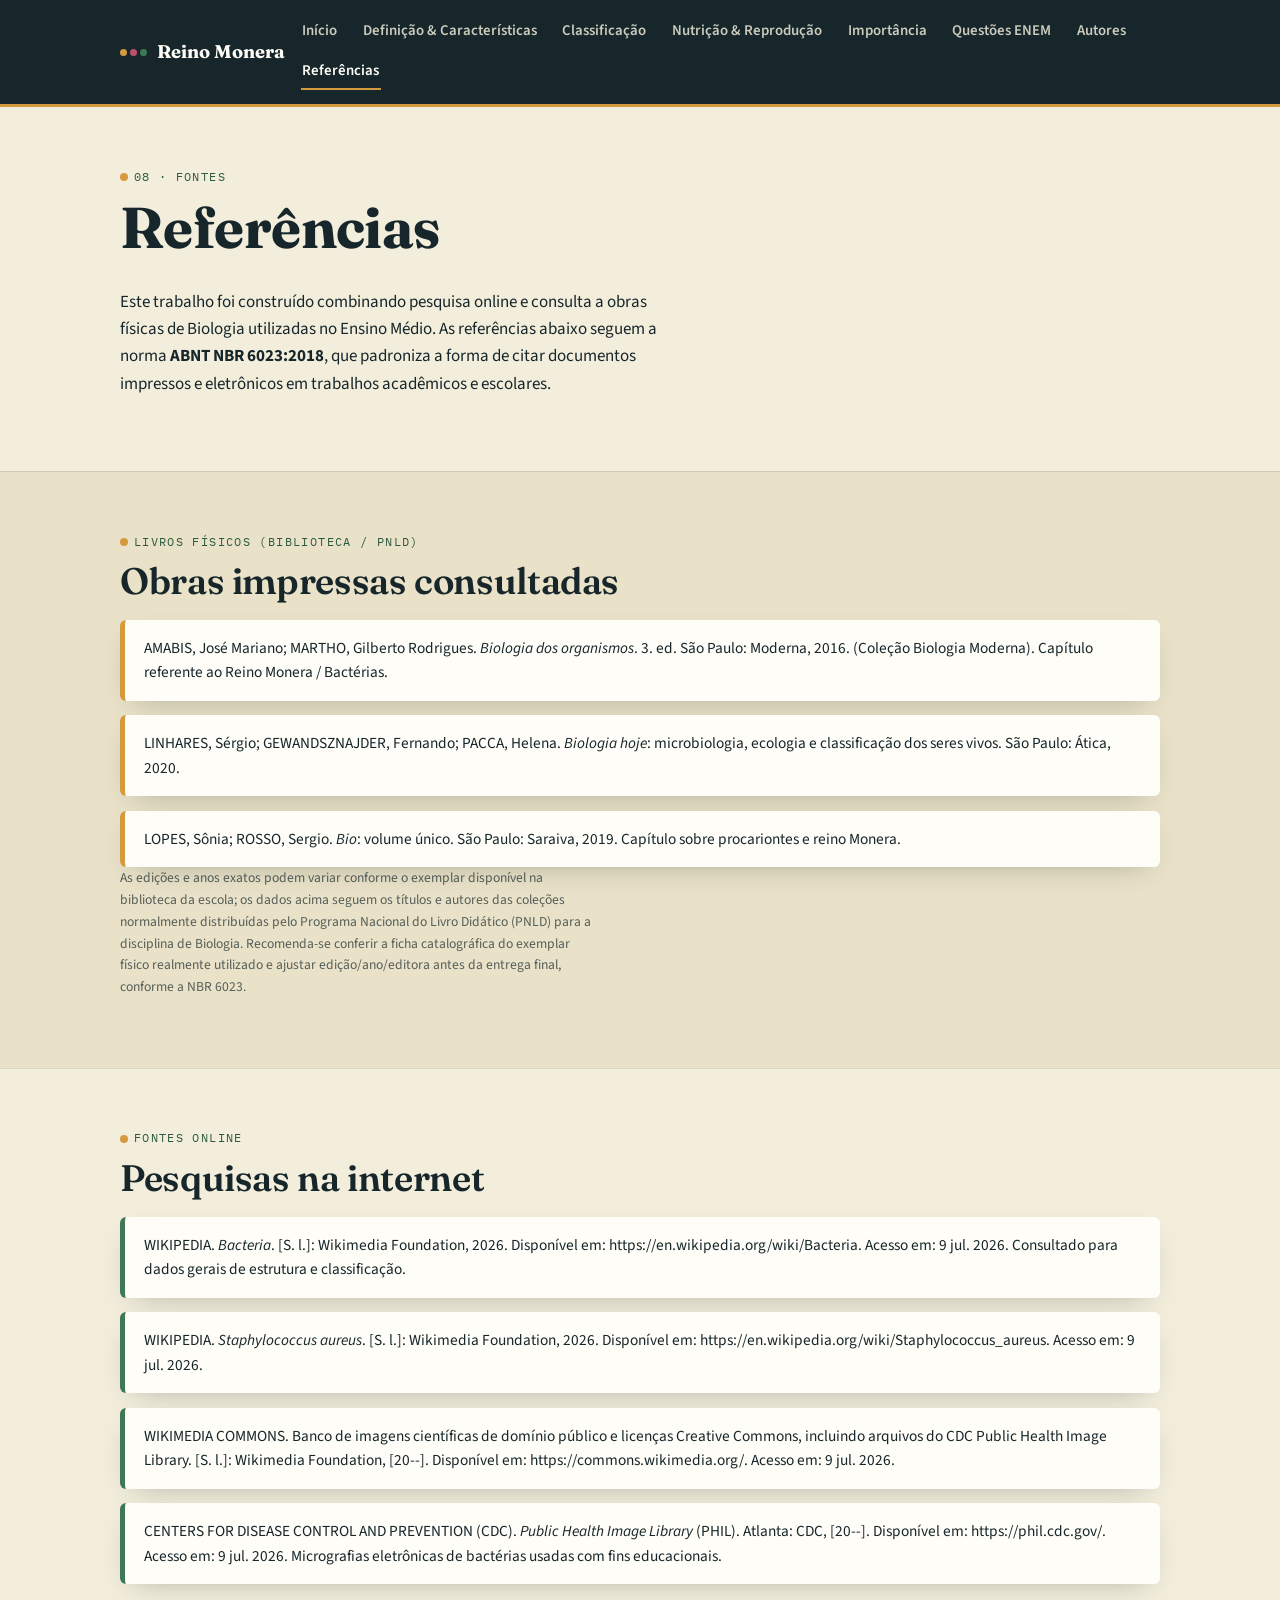
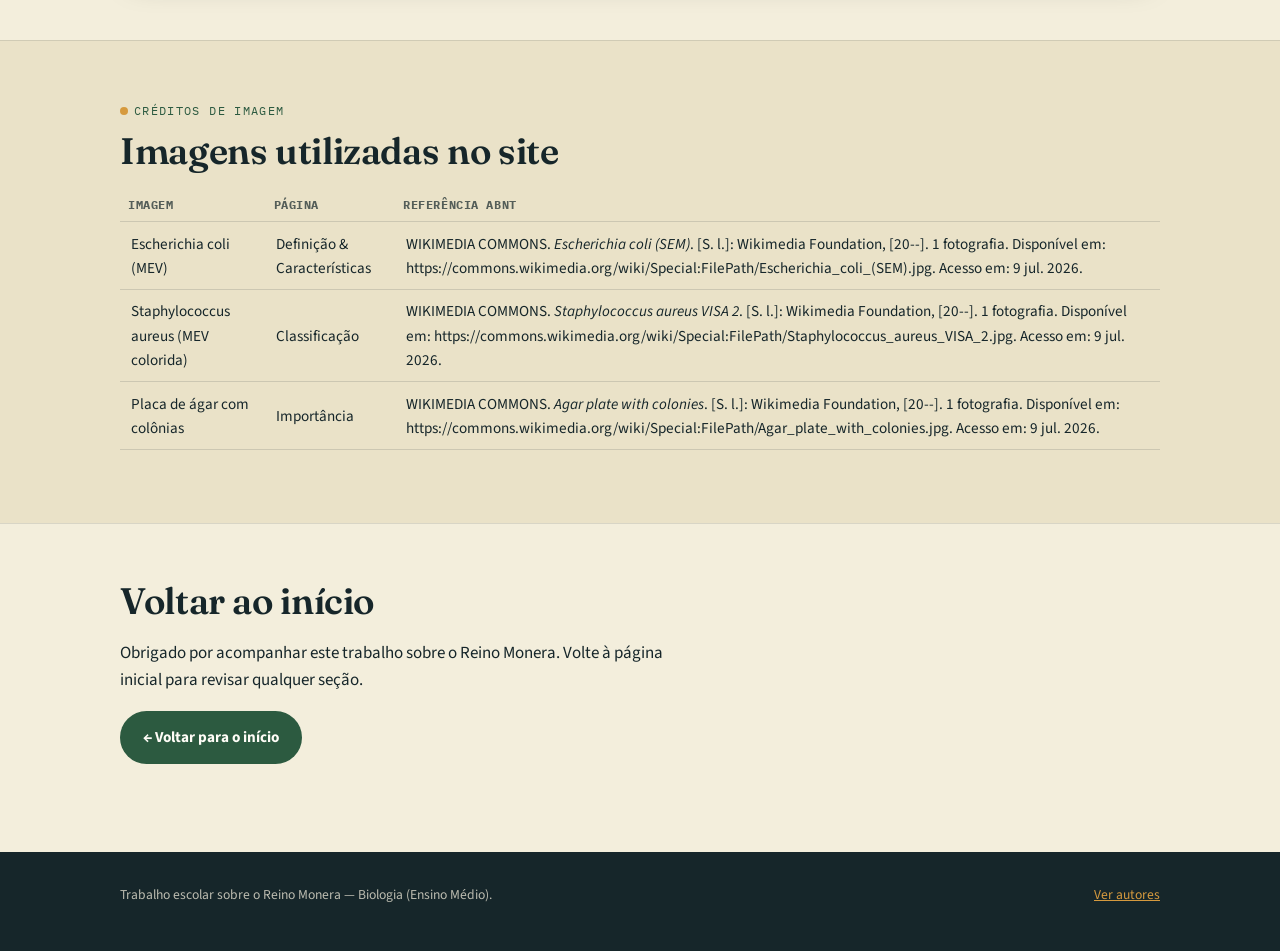
<file: referencias.html>
<!doctype html>
<html lang="pt-BR">
  <head>
    <meta charset="UTF-8" />
    <meta name="viewport" content="width=device-width, initial-scale=1.0" />
    <title>Referências | Reino Monera</title>
    <meta
      name="description"
      content="Referências bibliográficas em normas ABNT: obras físicas e fontes online usadas na construção deste trabalho sobre bactérias."
    />
    <link rel="stylesheet" href="style.css" />
  </head>

  <body>
    <header class="header">
      <div class="header-container">
        <a href="index.html" class="brand">
          <span class="dot-cluster"
            ><span></span><span></span><span></span
          ></span>
          Reino Monera
        </a>
        <nav class="nav" id="nav">
          <a href="index.html">Início</a>
          <a href="definicao.html">Definição &amp; Características</a>
          <a href="classificacao.html">Classificação</a>
          <a href="nutricao-reproducao.html">Nutrição &amp; Reprodução</a>
          <a href="importancia.html">Importância</a>
          <a href="questoes.html">Questões ENEM</a>
          <a href="autores.html">Autores</a>
          <a href="referencias.html" class="active">Referências</a>
        </nav>
        <button class="nav-toggle" id="navToggle" aria-label="Abrir menu">
          ☰
        </button>
      </div>
    </header>

    <main>
      <section class="section">
        <div class="container">
          <p class="subtitle">08 · Fontes</p>
          <h1>Referências</h1>
          <p class="intro-text">
            Este trabalho foi construído combinando pesquisa online e consulta a
            obras físicas de Biologia utilizadas no Ensino Médio. As referências
            abaixo seguem a norma <strong>ABNT NBR 6023:2018</strong>, que
            padroniza a forma de citar documentos impressos e eletrônicos em
            trabalhos acadêmicos e escolares.
          </p>
        </div>
      </section>

      <section class="section section-alt">
        <div class="container">
          <p class="subtitle">Livros físicos (biblioteca / PNLD)</p>
          <h2>Obras impressas consultadas</h2>
          <ul class="ref-list">
            <li class="ref-item livro">
              AMABIS, José Mariano; MARTHO, Gilberto Rodrigues.
              <em>Biologia dos organismos</em>. 3. ed. São Paulo: Moderna,
              2016. (Coleção Biologia Moderna). Capítulo referente ao Reino
              Monera / Bactérias.
            </li>
            <li class="ref-item livro">
              LINHARES, Sérgio; GEWANDSZNAJDER, Fernando; PACCA, Helena.
              <em>Biologia hoje</em>: microbiologia, ecologia e classificação
              dos seres vivos. São Paulo: Ática, 2020.
            </li>
            <li class="ref-item livro">
              LOPES, Sônia; ROSSO, Sergio. <em>Bio</em>: volume único. São
              Paulo: Saraiva, 2019. Capítulo sobre procariontes e reino
              Monera.
            </li>
          </ul>
          <p style="font-size: 0.85rem; color: var(--lamina-ink-70)">
            As edições e anos exatos podem variar conforme o exemplar
            disponível na biblioteca da escola; os dados acima seguem os
            títulos e autores das coleções normalmente distribuídas pelo
            Programa Nacional do Livro Didático (PNLD) para a disciplina de
            Biologia. Recomenda-se conferir a ficha catalográfica do exemplar
            físico realmente utilizado e ajustar edição/ano/editora antes da
            entrega final, conforme a NBR 6023.
          </p>
        </div>
      </section>

      <section class="section">
        <div class="container">
          <p class="subtitle">Fontes online</p>
          <h2>Pesquisas na internet</h2>
          <ul class="ref-list">
            <li class="ref-item">
              WIKIPEDIA. <em>Bacteria</em>. [S. l.]: Wikimedia Foundation,
              2026. Disponível em:
              https://en.wikipedia.org/wiki/Bacteria. Acesso em: 9 jul.
              2026. Consultado para dados gerais de estrutura e
              classificação.
            </li>
            <li class="ref-item">
              WIKIPEDIA. <em>Staphylococcus aureus</em>. [S. l.]: Wikimedia
              Foundation, 2026. Disponível em:
              https://en.wikipedia.org/wiki/Staphylococcus_aureus. Acesso
              em: 9 jul. 2026.
            </li>
            <li class="ref-item">
              WIKIMEDIA COMMONS. Banco de imagens científicas de domínio
              público e licenças Creative Commons, incluindo arquivos do CDC
              Public Health Image Library. [S. l.]: Wikimedia Foundation,
              [20--]. Disponível em: https://commons.wikimedia.org/.
              Acesso em: 9 jul. 2026.
            </li>
            <li class="ref-item">
              CENTERS FOR DISEASE CONTROL AND PREVENTION (CDC).
              <em>Public Health Image Library</em> (PHIL). Atlanta: CDC,
              [20--]. Disponível em: https://phil.cdc.gov/. Acesso em: 9
              jul. 2026. Micrografias eletrônicas de bactérias usadas com
              fins educacionais.
            </li>
          </ul>
        </div>
      </section>

      <section class="section section-alt">
        <div class="container">
          <p class="subtitle">Créditos de imagem</p>
          <h2>Imagens utilizadas no site</h2>
          <table>
            <thead>
              <tr>
                <th>Imagem</th>
                <th>Página</th>
                <th>Referência ABNT</th>
              </tr>
            </thead>
            <tbody>
              <tr>
                <td>Escherichia coli (MEV)</td>
                <td>Definição &amp; Características</td>
                <td>
                  WIKIMEDIA COMMONS. <em>Escherichia coli (SEM)</em>. [S.
                  l.]: Wikimedia Foundation, [20--]. 1 fotografia. Disponível
                  em:
                  https://commons.wikimedia.org/wiki/Special:FilePath/Escherichia_coli_(SEM).jpg.
                  Acesso em: 9 jul. 2026.
                </td>
              </tr>
              <tr>
                <td>Staphylococcus aureus (MEV colorida)</td>
                <td>Classificação</td>
                <td>
                  WIKIMEDIA COMMONS. <em>Staphylococcus aureus VISA 2</em>.
                  [S. l.]: Wikimedia Foundation, [20--]. 1 fotografia.
                  Disponível em:
                  https://commons.wikimedia.org/wiki/Special:FilePath/Staphylococcus_aureus_VISA_2.jpg.
                  Acesso em: 9 jul. 2026.
                </td>
              </tr>
              <tr>
                <td>Placa de ágar com colônias</td>
                <td>Importância</td>
                <td>
                  WIKIMEDIA COMMONS. <em>Agar plate with colonies</em>. [S.
                  l.]: Wikimedia Foundation, [20--]. 1 fotografia. Disponível
                  em:
                  https://commons.wikimedia.org/wiki/Special:FilePath/Agar_plate_with_colonies.jpg.
                  Acesso em: 9 jul. 2026.
                </td>
              </tr>
            </tbody>
          </table>
        </div>
      </section>

      <section class="section">
        <div class="container">
          <div class="flex-row center">
            <div class="col">
              <h2>Voltar ao início</h2>
              <p>
                Obrigado por acompanhar este trabalho sobre o Reino Monera.
                Volte à página inicial para revisar qualquer seção.
              </p>
              <a href="index.html" class="btn btn-primary"
                >← Voltar para o início</a
              >
            </div>
          </div>
        </div>
      </section>
    </main>

    <footer class="footer">
      <div class="container">
        <p>Trabalho escolar sobre o Reino Monera — Biologia (Ensino Médio).</p>
        <p><a href="autores.html">Ver autores</a></p>
      </div>
    </footer>
  </body>
</html>
</file>
<file: style.css>
@import url('https://fonts.googleapis.com/css2?family=Fraunces:opsz,wght@9..144,400;9..144,500;9..144,600;9..144,700&family=Source+Sans+3:wght@400;500;600;700&family=IBM+Plex+Mono:wght@500&display=swap');

:root{
  --agar-cream:   #F3EEDC;  
  --agar-cream-2: #EAE2C8;   
  --lamina-ink:   #16262A;   
  --lamina-ink-70:rgba(22,38,42,.7);
  --cultura-verde:#3E7857;   
  --cultura-verde-d:#2C5A40;
  --violeta-gram: #6C4E86;   
  --rosa-gram:    #BE5170;   
  --branco-lamina:#FFFDF7;
  --ambar-agar:   #D69A3E;

  --font-display: "Fraunces", Georgia, serif;
  --font-body: "Source Sans 3", system-ui, -apple-system, sans-serif;
  --font-mono: "IBM Plex Mono", ui-monospace, monospace;

  --radius-s: 6px;
  --radius-m: 14px;
  --radius-l: 26px;
  --shadow-card: 0 10px 30px -14px rgba(22,38,42,.35);
  --maxw: 1120px;
}

*, *::before, *::after{ box-sizing: border-box; }
html{ scroll-behavior: smooth; }

body{
  margin:0;
  background: var(--agar-cream);
  color: var(--lamina-ink);
  font-family: var(--font-body);
  font-size: 17px;
  line-height: 1.6;
  -webkit-font-smoothing: antialiased;
}

img{ max-width: 100%; display:block; }
a{ color: var(--cultura-verde-d); }
a:hover{ color: var(--cultura-verde); }

h1,h2,h3,h4{
  font-family: var(--font-display);
  font-weight: 600;
  line-height: 1.12;
  margin: 0 0 .5em 0;
  letter-spacing: -0.01em;
}
h1{ font-size: clamp(2.2rem, 4.5vw, 3.6rem); font-weight: 700; }
h2{ font-size: clamp(1.6rem, 3vw, 2.3rem); }
h3{ font-size: clamp(1.15rem, 2vw, 1.5rem); }

p{ margin: 0 0 1em 0; max-width: 68ch; }

.subtitle{
  display:inline-flex;
  align-items:center;
  gap:.5em;
  font-family: var(--font-mono);
  font-size: .72rem;
  letter-spacing: .12em;
  text-transform: uppercase;
  color: var(--cultura-verde-d);
  margin-bottom: .8em;
}
.subtitle::before{
  content:"";
  width: 8px; height: 8px;
  border-radius: 50%;
  background: var(--ambar-agar);
  display:inline-block;
}

.container{
  max-width: var(--maxw);
  margin: 0 auto;
  padding: 0 clamp(1.2rem, 4vw, 2.5rem);
}

.header, .site-header{
  background: var(--lamina-ink);
  color: var(--agar-cream);
  position: sticky; top:0; z-index: 50;
  border-bottom: 3px solid var(--ambar-agar);
}
.header-container, .header-inner{
  max-width: var(--maxw);
  margin: 0 auto;
  padding: .9rem clamp(1.2rem, 4vw, 2.5rem);
  display: flex;
  align-items: center;
  justify-content: space-between;
  gap: 1rem;
}
.brand{
  display:flex; align-items:center; gap:.6rem;
  font-family: var(--font-display);
  font-weight: 700;
  font-size: 1.15rem;
  color: var(--branco-lamina);
  text-decoration:none;
  white-space: nowrap;
}
.brand:hover{ color: var(--ambar-agar); }
.brand .dot-cluster{ display:flex; gap:3px; }
.brand .dot-cluster span{
  width:7px; height:7px; border-radius:50%;
  background: var(--ambar-agar);
  display:block;
}
.brand .dot-cluster span:nth-child(2){ background: var(--rosa-gram); }
.brand .dot-cluster span:nth-child(3){ background: var(--cultura-verde); }

nav.nav{
  display:flex;
  flex-wrap: wrap;
  gap: .3rem 1.4rem;
}
nav.nav a{
  color: var(--agar-cream);
  opacity: .82;
  text-decoration: none;
  font-size: .93rem;
  font-weight: 600;
  padding: .3rem .1rem;
  border-bottom: 2px solid transparent;
  white-space: nowrap;
}
nav.nav a:hover, nav.nav a.active{
  opacity: 1;
  border-bottom-color: var(--ambar-agar);
  color: var(--branco-lamina);
}

.nav-toggle{
  display:none;
  background:none;
  border: 1px solid var(--agar-cream);
  color: var(--agar-cream);
  border-radius: var(--radius-s);
  font-size: 1.1rem;
  padding: .3rem .6rem;
  cursor:pointer;
}

.banner{
  padding: clamp(2.5rem, 6vw, 5rem) 0 clamp(2rem, 5vw, 3.5rem);
}
.hero-flex{
  display:flex;
  align-items:center;
  gap: clamp(1.5rem, 5vw, 4rem);
  flex-wrap: wrap;
}
.hero-text{ flex: 1 1 420px; }
.hero-visual{ flex: 1 1 340px; display:flex; justify-content:center; }

.lede{ font-size: 1.15rem; color: var(--lamina-ink-70); max-width: 54ch; }

.btn-row{ display:flex; flex-wrap:wrap; gap: .8rem; margin-top: 1.6rem; }
.btn{
  display:inline-flex; align-items:center; gap:.5em;
  padding: .75rem 1.3rem;
  border-radius: 999px;
  text-decoration:none;
  font-weight: 700;
  font-size: .95rem;
  border: 2px solid transparent;
  transition: transform .15s ease;
}
.btn:hover{ transform: translateY(-2px); }
.button-primary{ background: var(--cultura-verde-d); color: var(--branco-lamina); }
.button-primary:hover{ background: var(--cultura-verde); color:#fff; }
.button-secondary{ border-color: var(--lamina-ink); color: var(--lamina-ink); }

.petri{
  width: min(360px, 80vw);
  aspect-ratio: 1/1;
  border-radius: 50%;
  background:
    radial-gradient(circle at 32% 28%, rgba(255,255,255,.55), transparent 45%),
    var(--agar-cream-2);
  border: 10px solid var(--branco-lamina);
  outline: 2px solid rgba(22,38,42,.15);
  position: relative;
  box-shadow: var(--shadow-card);
  overflow: hidden;
}
.petri .colony{
  position:absolute;
  border-radius: 50%;
  animation: drift 9s ease-in-out infinite;
}
.petri .coco{ width:16px; height:16px; background: var(--rosa-gram); opacity:.85; }
.petri .bacilo{ width:30px; height:12px; border-radius:20px; background: var(--violeta-gram); opacity:.85; }
.petri .espirilo{ width:34px; height:34px; border: 4px solid var(--cultura-verde-d); border-radius:50%; border-right-color: transparent; border-bottom-color: transparent; background:none; opacity:.8; }

@keyframes drift{
  0%,100%{ transform: translate(0,0) rotate(0deg); }
  50%{ transform: translate(6px,-10px) rotate(12deg); }
}
@media (prefers-reduced-motion: reduce){
  .petri .colony{ animation: none; }
  html{ scroll-behavior:auto; }
}

main{ display:block; }
.section{ padding: clamp(2.2rem, 5vw, 3.5rem) 0; }
.section + .section{ border-top: 1px solid rgba(22,38,42,.12); }
.section-alt{ background: var(--agar-cream-2); }

.flex-row{
  display:flex;
  gap: clamp(1.2rem, 3vw, 2.4rem);
  flex-wrap: wrap;
  align-items: flex-start;
}
.flex-row.reverse{ flex-direction: row-reverse; }
.flex-row.center{ align-items:center; }

.col{ flex: 1 1 320px; min-width: 0; }
.col-narrow{ flex: 1 1 260px; }

.card{
  background: var(--branco-lamina);
  border-radius: var(--radius-m);
  padding: 1.5rem 1.6rem;
  box-shadow: var(--shadow-card);
  border: 1px solid rgba(22,38,42,.06);
}

.grid-cards, .card-grid{
  display:flex;
  flex-wrap:wrap;
  gap: 1.2rem;
}
.grid-cards .card{ flex: 1 1 250px; }

.grid-cards.cols-3 .card, .card-grid.cols-3 .card{ flex-basis: calc(33.333% - 1.2rem); }
.grid-cards.cols-2 .card, .card-grid.cols-2 .card{ flex-basis: calc(50% - 1rem); }

.pill{
  display:inline-block;
  font-family: var(--font-mono);
  font-size: .7rem;
  letter-spacing:.06em;
  text-transform: uppercase;
  padding: .25em .7em;
  border-radius: 999px;
  margin-bottom: .6em;
}
.pill-green{ background: rgba(62,120,87,.14); color: var(--cultura-verde-d); }
.pill-amber{ background: rgba(214,154,62,.18); color: #8a5f16; }
.pill-violet{ background: rgba(108,78,134,.15); color: var(--violeta-gram); }
.pill-pink{ background: rgba(190,81,112,.15); color: var(--rosa-gram); }

figure{ margin:0; }
figcaption{
  font-family: var(--font-mono);
  font-size: .74rem;
  color: var(--lamina-ink-70);
  margin-top: .5rem;
  line-height: 1.4;
}
.figure-frame{
  border-radius: var(--radius-m);
  overflow:hidden;
  border: 1px solid rgba(22,38,42,.1);
  box-shadow: var(--shadow-card);
}
.figure-frame img{ width:100%; height: 100%; object-fit: cover; aspect-ratio: 4/3; }

ul.check-list{ list-style:none; padding:0; margin: 0 0 1em 0; }
ul.check-list li{
  position:relative;
  padding-left: 1.5em;
  margin-bottom: .55em;
}
ul.check-list li::before{
  content:"";
  position:absolute; left:0; top:.5em;
  width:8px; height:8px;
  background: var(--ambar-agar);
  border-radius:2px;
  transform: rotate(45deg);
}

table{ width:100%; border-collapse: collapse; margin: 1em 0; }
th,td{ text-align:left; padding: .6em .7em; border-bottom: 1px solid rgba(22,38,42,.14); font-size:.95rem; }
th{ font-family: var(--font-mono); font-size:.72rem; text-transform:uppercase; letter-spacing:.05em; color: var(--lamina-ink-70); }

.card-formato{ display:flex; flex-wrap:wrap; gap:1.2rem; }
.card-formato{
  flex:1 1 220px;
  background: var(--branco-lamina);
  border-radius: var(--radius-m);
  padding: 1.4rem;
  text-align:center;
  box-shadow: var(--shadow-card);
}
.area-formatos{
  height: 90px;
  display:flex; align-items:center; justify-content:center;
  gap:10px;
  margin-bottom: .9rem;
}
.area-formatos svg{ height: 60px; }

.question{
  background: var(--branco-lamina);
  border-radius: var(--radius-m);
  box-shadow: var(--shadow-card);
  padding: 1.5rem 1.7rem;
  margin-bottom: 1.4rem;
}
.question .q-head{
  display:flex; align-items:baseline; gap:.8rem; margin-bottom:.6rem;
}
.question-number{
  font-family: var(--font-display);
  font-weight:700;
  font-size: 1.4rem;
  color: var(--ambar-agar);
}
.question-options{ list-style:none; padding:0; margin: 1em 0; }
.question-options li{
  padding: .5em .8em;
  border: 1px solid rgba(22,38,42,.15);
  border-radius: var(--radius-s);
  margin-bottom: .5em;
  font-size: .96rem;
}
.question-options li b{ font-family: var(--font-mono); color: var(--cultura-verde-d); margin-right:.5em; }

details.answer{
  margin-top: 1rem;
  border-top: 1px dashed rgba(22,38,42,.25);
  padding-top: .9rem;
}
details.answer summary{
  cursor:pointer;
  font-weight:700;
  color: var(--cultura-verde-d);
  list-style: none;
  display:flex; align-items:center; gap:.5em;
}
details.answer summary::-webkit-details-marker{ display:none; }
details.answer summary::before{
  content:"▸";
  transition: transform .15s ease;
}
details.answer[open] summary::before{ transform: rotate(90deg); }
.answer-body{ margin-top:.7rem; }
.answer-key{
  display:inline-block;
  background: rgba(62,120,87,.14);
  color: var(--cultura-verde-d);
  font-family: var(--font-mono);
  padding: .2em .6em;
  border-radius: 6px;
  margin-bottom:.6em;
}

.ref-list{ list-style:none; margin:0; padding:0; display:flex; flex-direction:column; gap: .9rem; }
.ref-item{
  background: var(--branco-lamina);
  border-radius: var(--radius-s);
  padding: 1rem 1.2rem;
  border-left: 5px solid var(--cultura-verde);
  box-shadow: var(--shadow-card);
  font-size: .96rem;
}
.ref-item.livro{ border-left-color: var(--ambar-agar); }

.footer{
  background: var(--lamina-ink);
  color: rgba(243,238,220,.75);
  padding: 2rem 0;
  margin-top: 2rem;
}
.footer .container{
  display:flex; justify-content:space-between; align-items:center; flex-wrap:wrap; gap:1rem;
  font-size: .85rem;
}
.footer a{ color: var(--ambar-agar); }

.topic-card, .card-topico{
  text-decoration:none;
  color: var(--lamina-ink);
  display:flex;
  flex-direction:column;
  gap:.4rem;
}
.topic-card .card, .card-topico .card{ height:100%; transition: transform .15s ease, box-shadow .15s ease; }
.topic-card:hover .card, .card-topico:hover .card{ transform: translateY(-4px); box-shadow: 0 16px 34px -16px rgba(22,38,42,.45); }
.topic-card h3, .card-topico h3{ margin-bottom:.2rem; color: var(--lamina-ink); }
.topic-card .num, .card-topico .num{
  font-family: var(--font-mono);
  color: var(--ambar-agar);
  font-size: .8rem;
}

/* --- aliases e classes complementares usadas nas páginas --- */
.banner-container{ display:flex; align-items:center; gap: clamp(1.5rem, 5vw, 4rem); flex-wrap:wrap; }
.banner-text{ flex: 1 1 420px; }
.banner-image{ flex: 1 1 340px; display:flex; justify-content:center; }
.btn-primary{ background: var(--cultura-verde-d); color: var(--branco-lamina); }
.btn-primary:hover{ background: var(--cultura-verde); color:#fff; }
.image-frame{
  border-radius: var(--radius-m);
  overflow:hidden;
  border: 1px solid rgba(22,38,42,.1);
  box-shadow: var(--shadow-card);
}
.image-frame img{ width:100%; height:100%; object-fit:cover; aspect-ratio: 4/3; }
ul.lista-check{ list-style:none; padding:0; margin: 0 0 1em 0; }
ul.lista-check li{ position:relative; padding-left: 1.5em; margin-bottom:.55em; }
ul.lista-check li::before{
  content:""; position:absolute; left:0; top:.5em;
  width:8px; height:8px; background: var(--ambar-agar); border-radius:2px; transform: rotate(45deg);
}
.question-header{ display:flex; align-items:baseline; gap:.8rem; margin-bottom:.6rem; }
.site-footer{
  background: var(--lamina-ink);
  color: rgba(243,238,220,.75);
  padding: 2rem 0;
  margin-top: 2rem;
}
.site-footer .container{
  display:flex; justify-content:space-between; align-items:center; flex-wrap:wrap; gap:1rem;
  font-size: .85rem;
}
.site-footer a{ color: var(--ambar-agar); }
.grid-formatos{ display:flex; flex-wrap:wrap; gap:1.2rem; }
.answer-content{ margin-top:.7rem; }

@media (max-width: 900px){
  .grid-cards.cols-3 .card{ flex-basis: calc(50% - 1rem); }
  .banner-container{ flex-direction: column-reverse; text-align:center; }
  .intro-text{ margin-left:auto; margin-right:auto; }
  .button-group{ justify-content:center; }
}

/* --- página de autores --- */
.authors-grid{
  display:flex;
  flex-wrap:wrap;
  gap: 1.6rem;
  justify-content: center;
}
.author-card{
  flex: 1 1 240px;
  max-width: 280px;
  background: var(--branco-lamina);
  border-radius: var(--radius-m);
  padding: 1.8rem 1.4rem 1.6rem;
  text-align: center;
  box-shadow: var(--shadow-card);
  border: 1px solid rgba(22,38,42,.06);
}
.author-photo{
  width: 128px;
  height: 128px;
  border-radius: 50%;
  margin: 0 auto 1.1rem;
  overflow: hidden;
  border: 4px solid var(--agar-cream-2);
  box-shadow: 0 8px 20px -10px rgba(22,38,42,.4);
}
.author-photo img{
  width:100%; height:100%; object-fit: cover; display:block;
}
.author-photo.placeholder{
  display:flex; align-items:center; justify-content:center;
  font-family: var(--font-display);
  font-weight:700;
  font-size: 2.4rem;
  color: var(--branco-lamina);
}
.author-photo.placeholder.p1{ background: var(--cultura-verde-d); }
.author-photo.placeholder.p2{ background: var(--violeta-gram); }
.author-photo.placeholder.p3{ background: var(--rosa-gram); }
.author-photo.placeholder.p4{ background: #8a5f16; }
.author-card h3{ margin-bottom: .15rem; }
.author-role{
  font-family: var(--font-mono);
  font-size: .72rem;
  letter-spacing: .08em;
  text-transform: uppercase;
  color: var(--lamina-ink-70);
  margin-bottom: .8rem;
}
.author-note{
  background: rgba(214,154,62,.14);
  border: 1px dashed var(--ambar-agar);
  border-radius: var(--radius-m);
  padding: 1.1rem 1.3rem;
  font-size: .92rem;
  color: var(--lamina-ink-70);
}

@media (max-width: 600px){
  body{ font-size: 16px; }
  .header-container, .header-inner{ flex-wrap: wrap; }
  nav.nav{
    display:none;
    width:100%;
    flex-direction: column;
    gap: .2rem;
    padding-top: .6rem;
    border-top: 1px solid rgba(243,238,220,.2);
  }
  nav.nav.open{ display:flex; }
  .nav-toggle{ display:inline-block; }
  .grid-cards.cols-3 .card,
  .grid-cards.cols-2 .card{ flex-basis: 100%; }
  .author-card{ flex-basis: 100%; max-width: 320px; }
  .flex-row{ flex-direction: column; }
  .flex-row.reverse{ flex-direction: column; }
  .footer .container{ flex-direction:column; text-align:center; }
}
</file>
